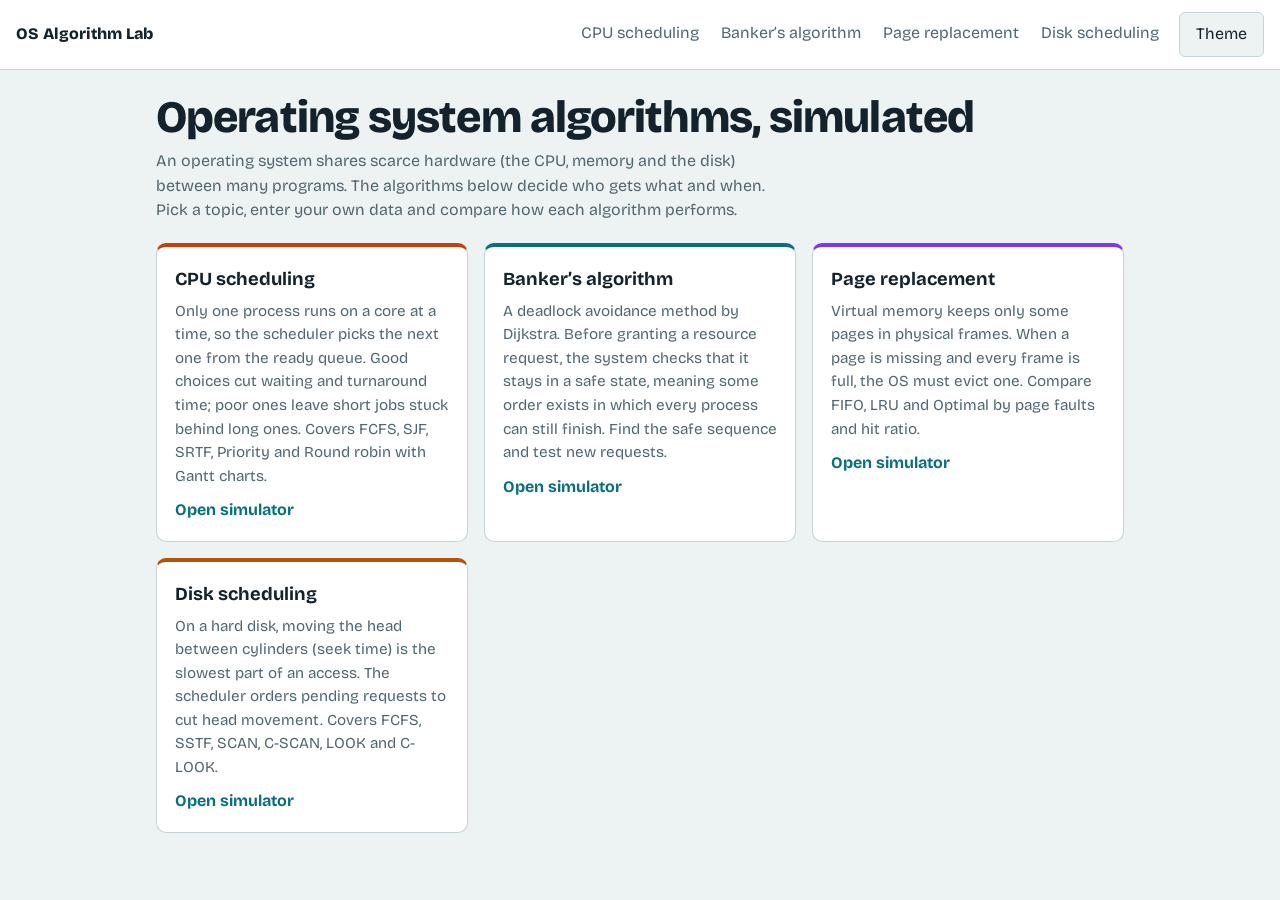
<file: index.html>
<!DOCTYPE html>
<html lang="en">
<head>
<meta charset="utf-8">
<meta name="viewport" content="width=device-width, initial-scale=1, viewport-fit=cover">
<title>OS Algorithm Lab</title>
<link rel="stylesheet" href="https://fonts.googleapis.com/css2?family=Bricolage+Grotesque:wght@400;600;800&display=swap">
<link rel="stylesheet" href="css/style.css">
</head>
<body>
<header class="top">
<a class="brand" href="index.html">OS Algorithm Lab</a>
<a class="l" href="cpu.html">CPU scheduling</a>
<a class="l" href="banker.html">Banker’s algorithm</a>
<a class="l" href="page-replacement.html">Page replacement</a>
<a class="l" href="disk.html">Disk scheduling</a>
<button id="theme" aria-label="Toggle colour theme">Theme</button>
</header>
<main>
<h1>Operating system algorithms, simulated</h1>
<p class="sub">An operating system shares scarce hardware (the CPU, memory and the disk) between many programs. The algorithms below decide who gets what and when. Pick a topic, enter your own data and compare how each algorithm performs.</p>
<div class="cards">
<a class="card" href="cpu.html" style="border-top-color:var(--c0)"><h3>CPU scheduling</h3><p>Only one process runs on a core at a time, so the scheduler picks the next one from the ready queue. Good choices cut waiting and turnaround time; poor ones leave short jobs stuck behind long ones. Covers FCFS, SJF, SRTF, Priority and Round robin with Gantt charts.</p><b>Open simulator</b></a>
<a class="card" href="banker.html" style="border-top-color:var(--c1)"><h3>Banker’s algorithm</h3><p>A deadlock avoidance method by Dijkstra. Before granting a resource request, the system checks that it stays in a safe state, meaning some order exists in which every process can still finish. Find the safe sequence and test new requests.</p><b>Open simulator</b></a>
<a class="card" href="page-replacement.html" style="border-top-color:var(--c2)"><h3>Page replacement</h3><p>Virtual memory keeps only some pages in physical frames. When a page is missing and every frame is full, the OS must evict one. Compare FIFO, LRU and Optimal by page faults and hit ratio.</p><b>Open simulator</b></a>
<a class="card" href="disk.html" style="border-top-color:var(--c3)"><h3>Disk scheduling</h3><p>On a hard disk, moving the head between cylinders (seek time) is the slowest part of an access. The scheduler orders pending requests to cut head movement. Covers FCFS, SSTF, SCAN, C-SCAN, LOOK and C-LOOK.</p><b>Open simulator</b></a>
</div>
</main>
<script src="js/common.js"></script>
</body>
</html>
</file>
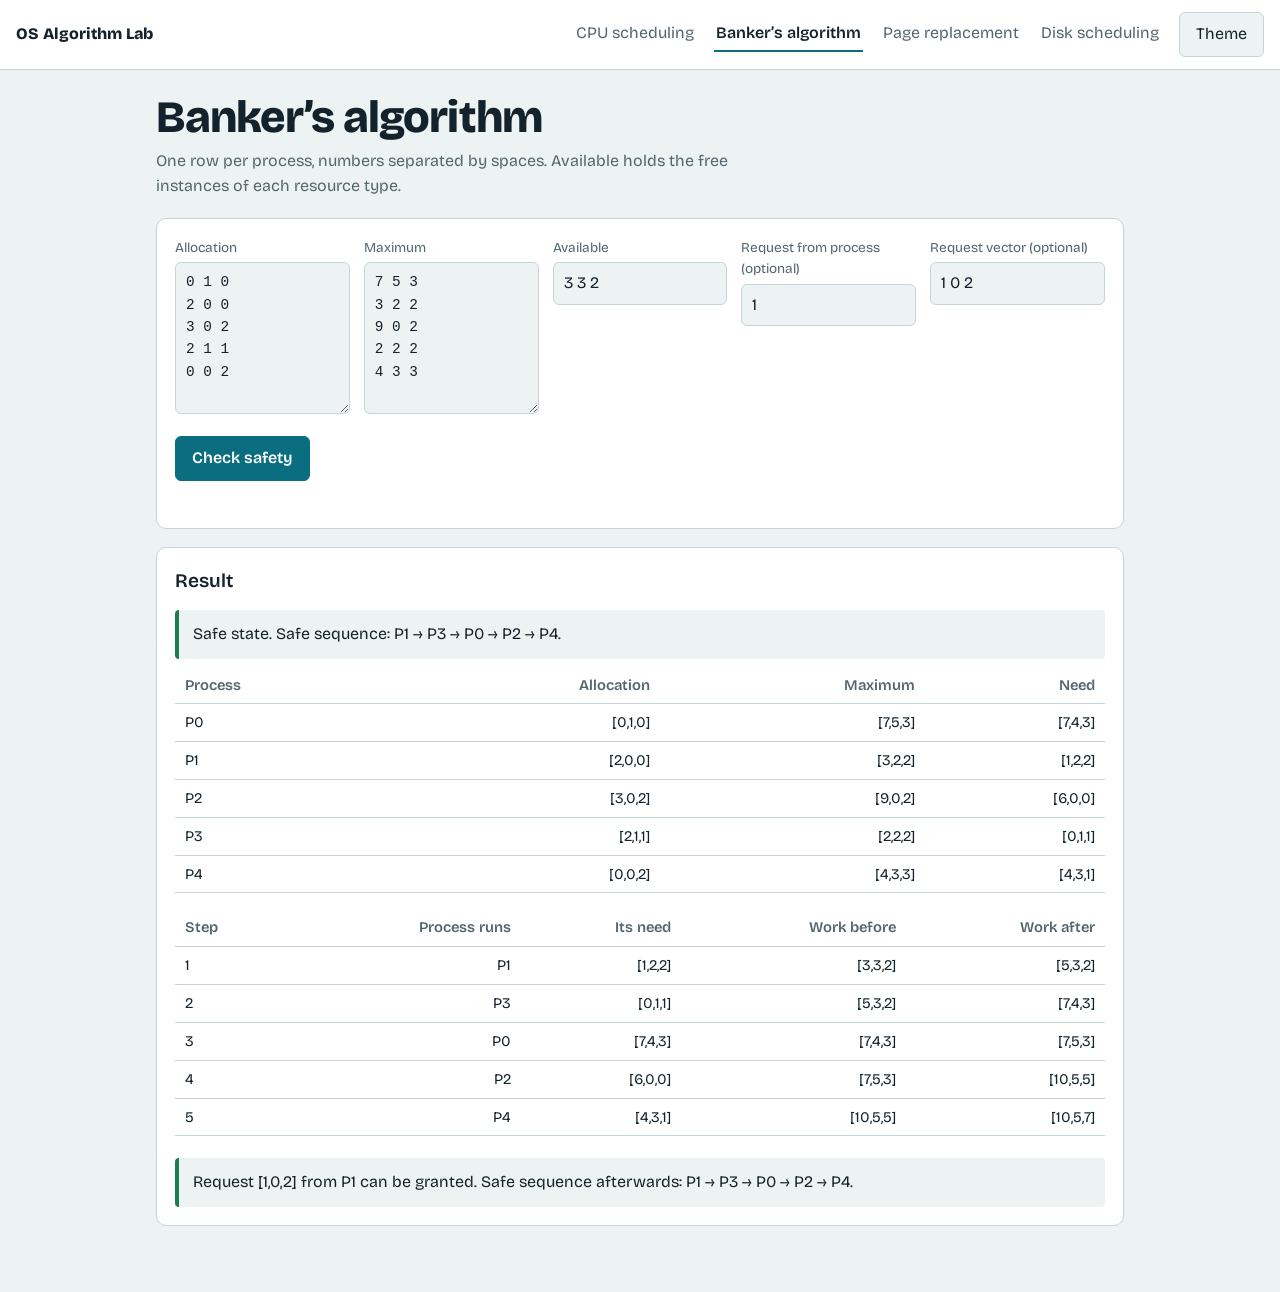
<file: banker.html>
<!DOCTYPE html>
<html lang="en">
<head>
<meta charset="utf-8">
<meta name="viewport" content="width=device-width, initial-scale=1, viewport-fit=cover">
<title>Banker’s algorithm | OS Algorithm Lab</title>
<link rel="stylesheet" href="https://fonts.googleapis.com/css2?family=Bricolage+Grotesque:wght@400;600;800&display=swap">
<link rel="stylesheet" href="css/style.css">
</head>
<body>
<header class="top">
<a class="brand" href="index.html">OS Algorithm Lab</a>
<a class="l" href="cpu.html">CPU scheduling</a>
<a class="l" href="banker.html" aria-current="page">Banker’s algorithm</a>
<a class="l" href="page-replacement.html">Page replacement</a>
<a class="l" href="disk.html">Disk scheduling</a>
<button id="theme" aria-label="Toggle colour theme">Theme</button>
</header>
<main>
<h1>Banker’s algorithm</h1>
<p class="sub">One row per process, numbers separated by spaces. Available holds the free instances of each resource type.</p>
<div class="panel"><div class="grid">
<div><label for="bA">Allocation</label><textarea id="bA" rows="6">0 1 0
2 0 0
3 0 2
2 1 1
0 0 2</textarea></div>
<div><label for="bM">Maximum</label><textarea id="bM" rows="6">7 5 3
3 2 2
9 0 2
2 2 2
4 3 3</textarea></div>
<div><label for="bV">Available</label><input id="bV" value="3 3 2"></div>
<div><label for="bP">Request from process (optional)</label><input id="bP" type="number" value="1" min="0"></div>
<div><label for="bR">Request vector (optional)</label><input id="bR" value="1 0 2"></div></div>
<div class="row"><button class="p" id="bRun">Check safety</button></div><p class="err" id="bErr" role="alert"></p></div>
<div class="panel"><h2>Result</h2><p class="verdict" id="bV1"></p><div class="scroll"><table id="bN"></table></div><div class="scroll"><table id="bS"></table></div><p class="verdict" id="bV2" hidden></p></div>
</main>
<script src="js/common.js"></script>
<script src="js/banker.js"></script>
</body>
</html>
</file>
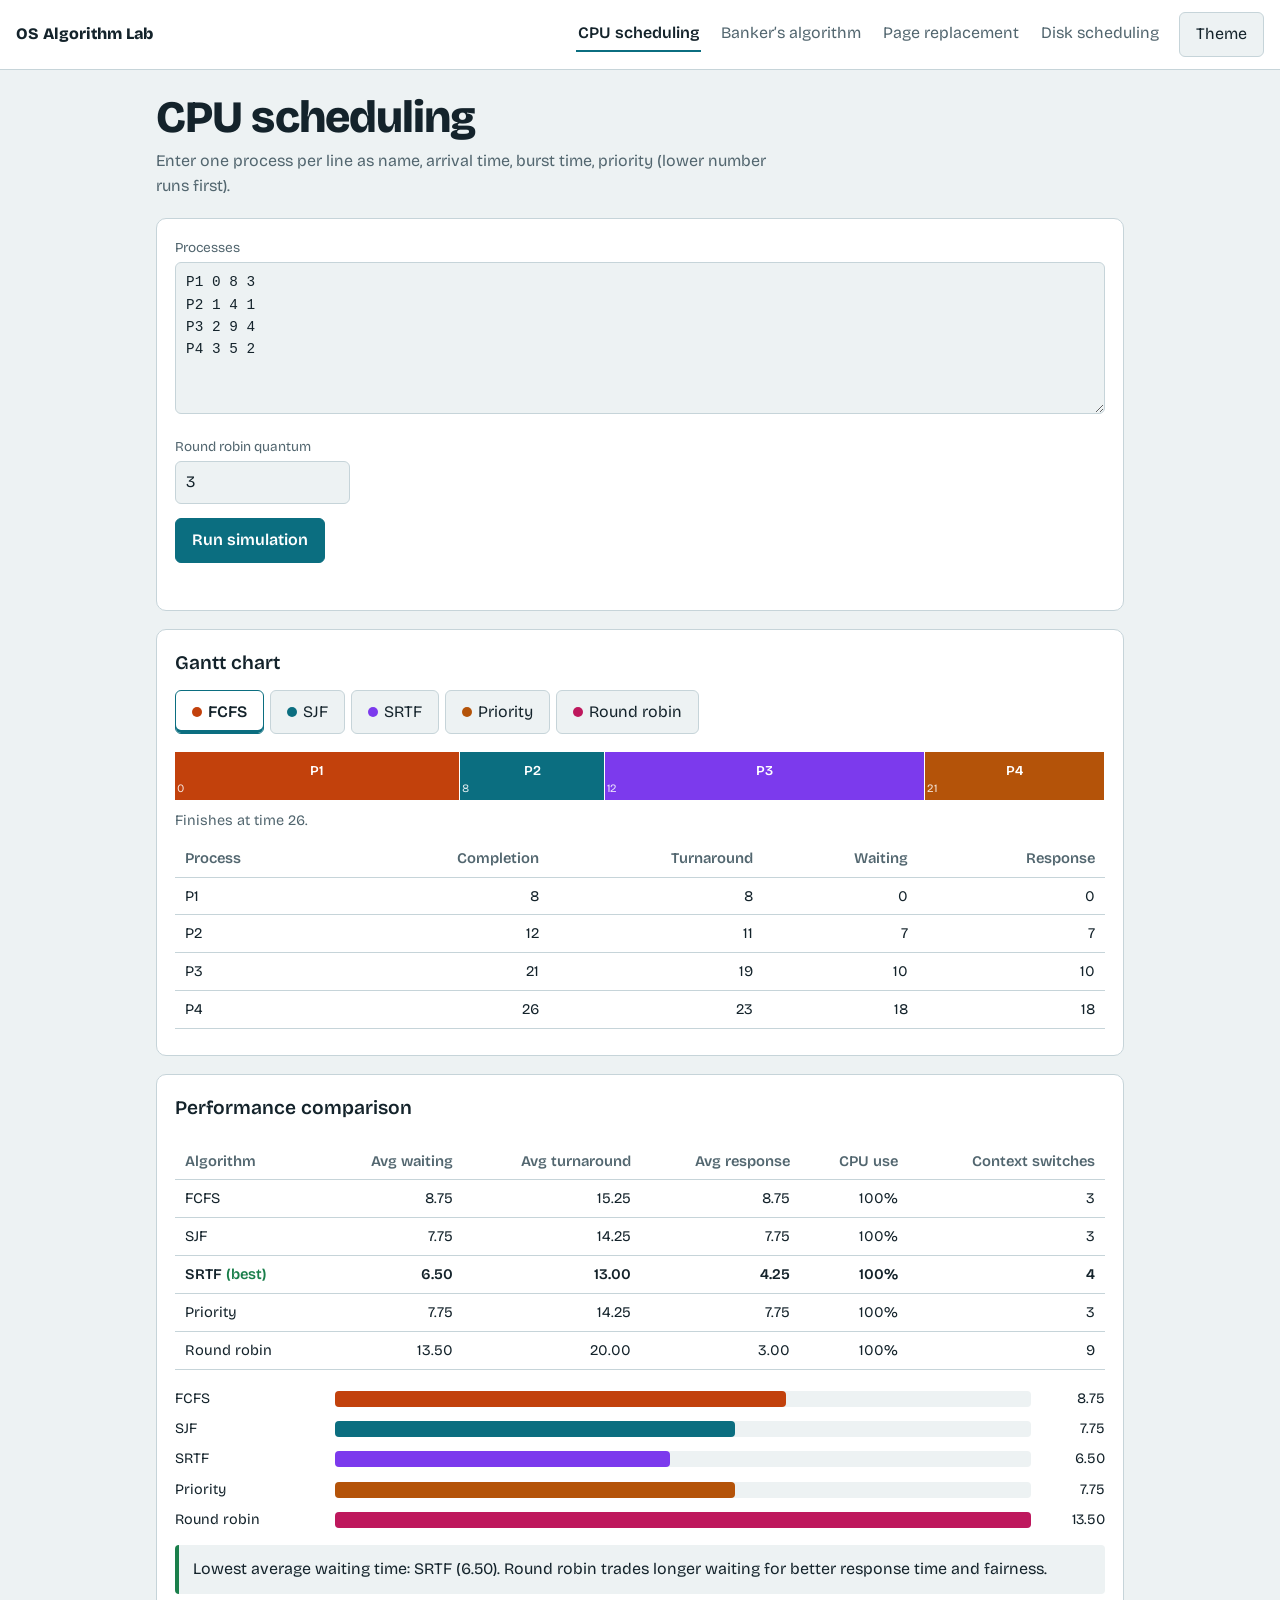
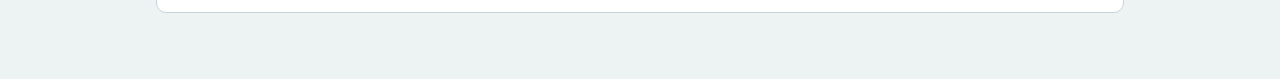
<file: cpu.html>
<!DOCTYPE html>
<html lang="en">
<head>
<meta charset="utf-8">
<meta name="viewport" content="width=device-width, initial-scale=1, viewport-fit=cover">
<title>CPU scheduling | OS Algorithm Lab</title>
<link rel="stylesheet" href="https://fonts.googleapis.com/css2?family=Bricolage+Grotesque:wght@400;600;800&display=swap">
<link rel="stylesheet" href="css/style.css">
</head>
<body>
<header class="top">
<a class="brand" href="index.html">OS Algorithm Lab</a>
<a class="l" href="cpu.html" aria-current="page">CPU scheduling</a>
<a class="l" href="banker.html">Banker’s algorithm</a>
<a class="l" href="page-replacement.html">Page replacement</a>
<a class="l" href="disk.html">Disk scheduling</a>
<button id="theme" aria-label="Toggle colour theme">Theme</button>
</header>
<main>
<h1>CPU scheduling</h1>
<p class="sub">Enter one process per line as name, arrival time, burst time, priority (lower number runs first).</p>
<div class="panel"><div class="grid">
<div class="wide"><label for="cIn">Processes</label><textarea id="cIn" rows="6">P1 0 8 3
P2 1 4 1
P3 2 9 4
P4 3 5 2</textarea></div>
<div><label for="cQ">Round robin quantum</label><input id="cQ" type="number" value="3" min="1"></div></div>
<div class="row"><button class="p" id="cRun">Run simulation</button></div><p class="err" id="cErr" role="alert"></p></div>
<div class="panel"><h2>Gantt chart</h2><div class="tabs" id="cTabs" role="tablist"></div><div class="scroll"><div id="cG"></div></div><div class="scroll" id="cT"></div></div>
<div class="panel"><h2>Performance comparison</h2><div class="scroll"><table id="cC"></table></div><div class="bars" id="cB"></div><p class="verdict" id="cV"></p></div>
</main>
<script src="js/common.js"></script>
<script src="js/cpu.js"></script>
</body>
</html>
</file>
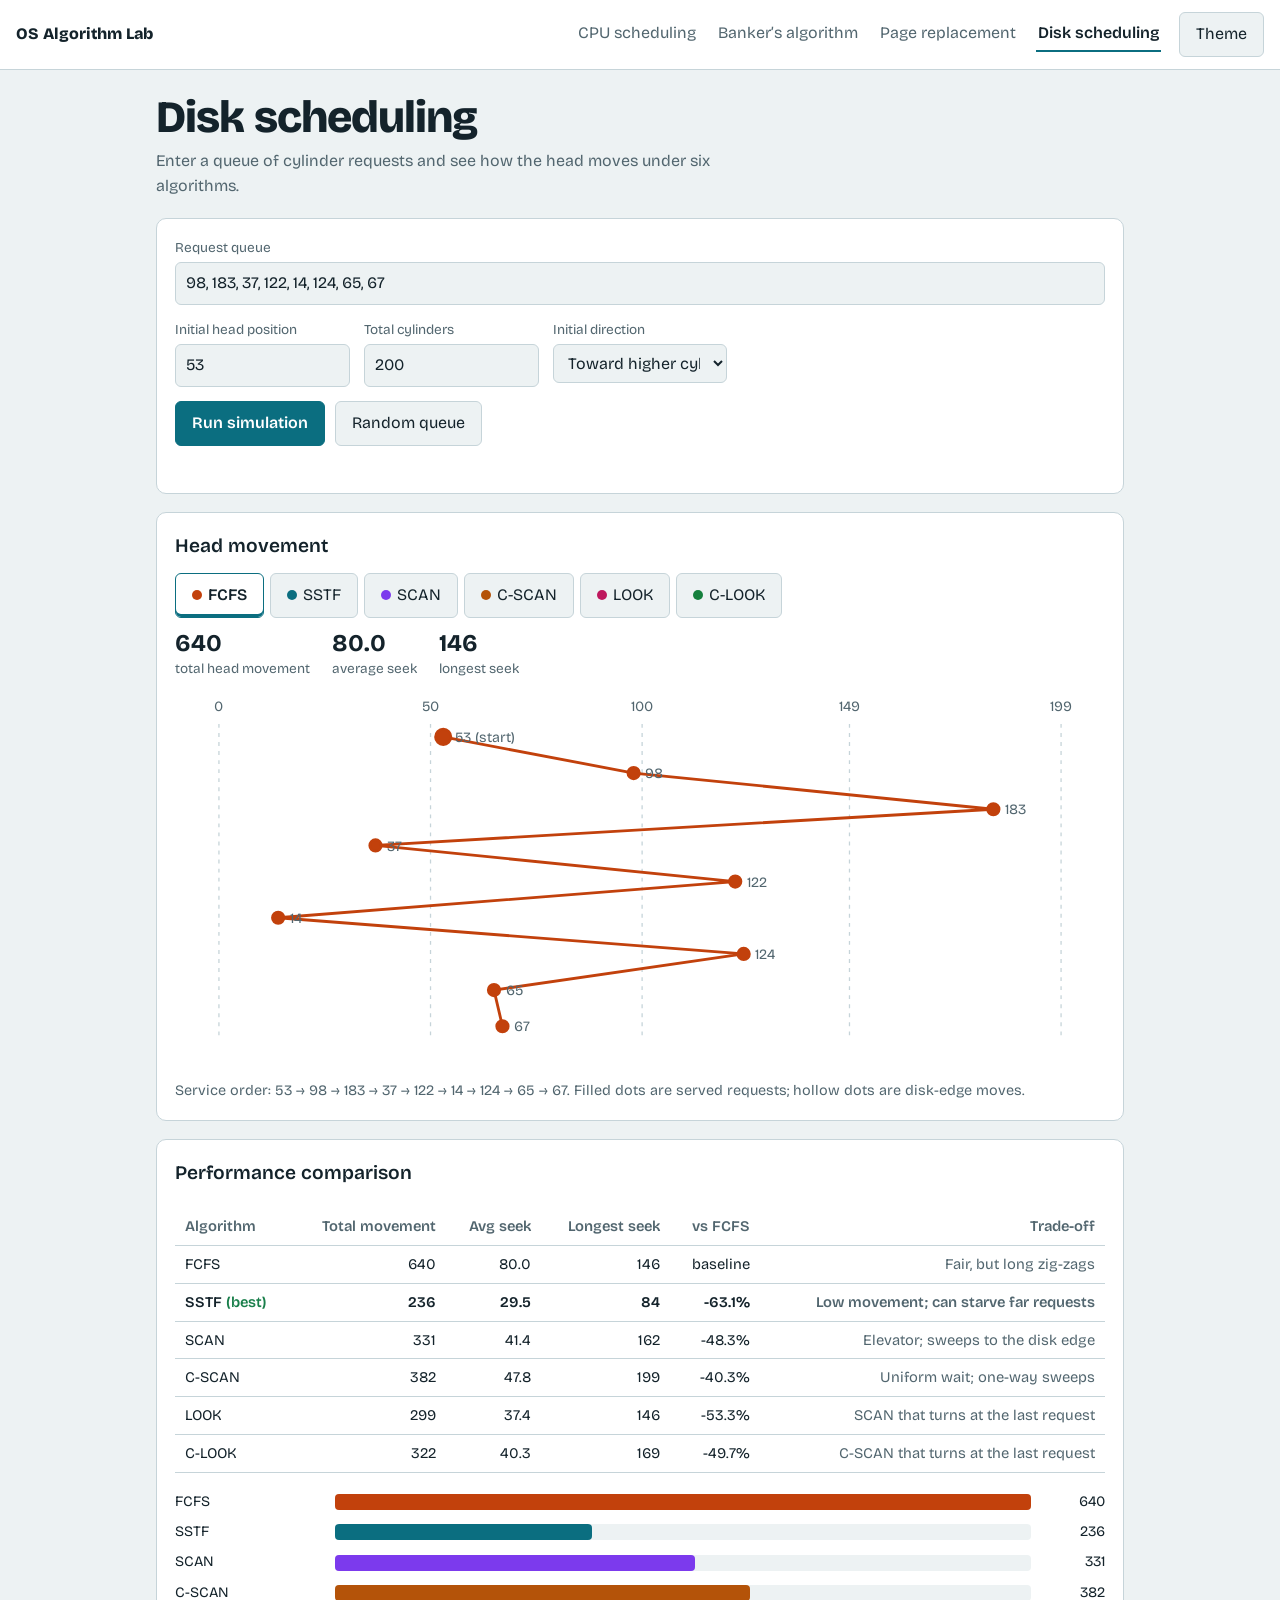
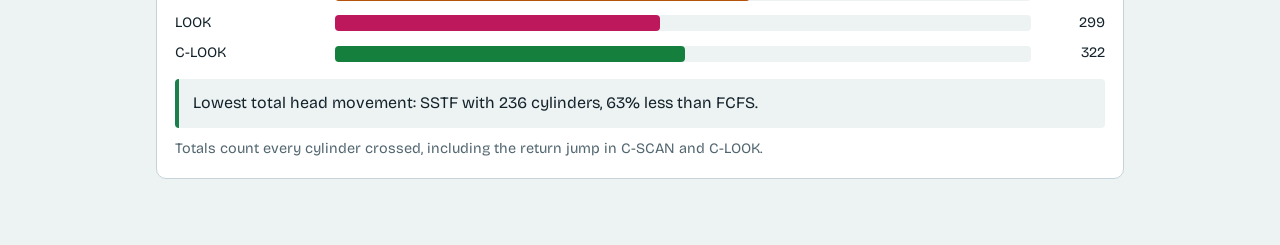
<file: disk.html>
<!DOCTYPE html>
<html lang="en">
<head>
<meta charset="utf-8">
<meta name="viewport" content="width=device-width, initial-scale=1, viewport-fit=cover">
<title>Disk scheduling | OS Algorithm Lab</title>
<link rel="stylesheet" href="https://fonts.googleapis.com/css2?family=Bricolage+Grotesque:wght@400;600;800&display=swap">
<link rel="stylesheet" href="css/style.css">
</head>
<body>
<header class="top">
<a class="brand" href="index.html">OS Algorithm Lab</a>
<a class="l" href="cpu.html">CPU scheduling</a>
<a class="l" href="banker.html">Banker’s algorithm</a>
<a class="l" href="page-replacement.html">Page replacement</a>
<a class="l" href="disk.html" aria-current="page">Disk scheduling</a>
<button id="theme" aria-label="Toggle colour theme">Theme</button>
</header>
<main>
<h1>Disk scheduling</h1>
<p class="sub">Enter a queue of cylinder requests and see how the head moves under six algorithms.</p>
<div class="panel"><div class="grid">
<div class="wide"><label for="dQ">Request queue</label><input id="dQ" value="98, 183, 37, 122, 14, 124, 65, 67"></div>
<div><label for="dH">Initial head position</label><input id="dH" type="number" value="53" min="0"></div>
<div><label for="dS">Total cylinders</label><input id="dS" type="number" value="200" min="2" max="10000"></div>
<div><label for="dD">Initial direction</label><select id="dD"><option value="up">Toward higher cylinders</option><option value="down">Toward lower cylinders</option></select></div></div>
<div class="row"><button class="p" id="dRun">Run simulation</button><button id="dRand">Random queue</button></div><p class="err" id="dErr" role="alert"></p></div>
<div class="panel"><h2>Head movement</h2><div class="tabs" id="dTabs" role="tablist"></div><div class="stats" id="dSt"></div><div class="scroll"><div id="dCh"></div></div><p class="note" id="dSq"></p></div>
<div class="panel"><h2>Performance comparison</h2><div class="scroll"><table id="dC"></table></div><div class="bars" id="dB"></div><p class="verdict" id="dV"></p><p class="note">Totals count every cylinder crossed, including the return jump in C-SCAN and C-LOOK.</p></div>
</main>
<script src="js/common.js"></script>
<script src="js/disk.js"></script>
</body>
</html>
</file>
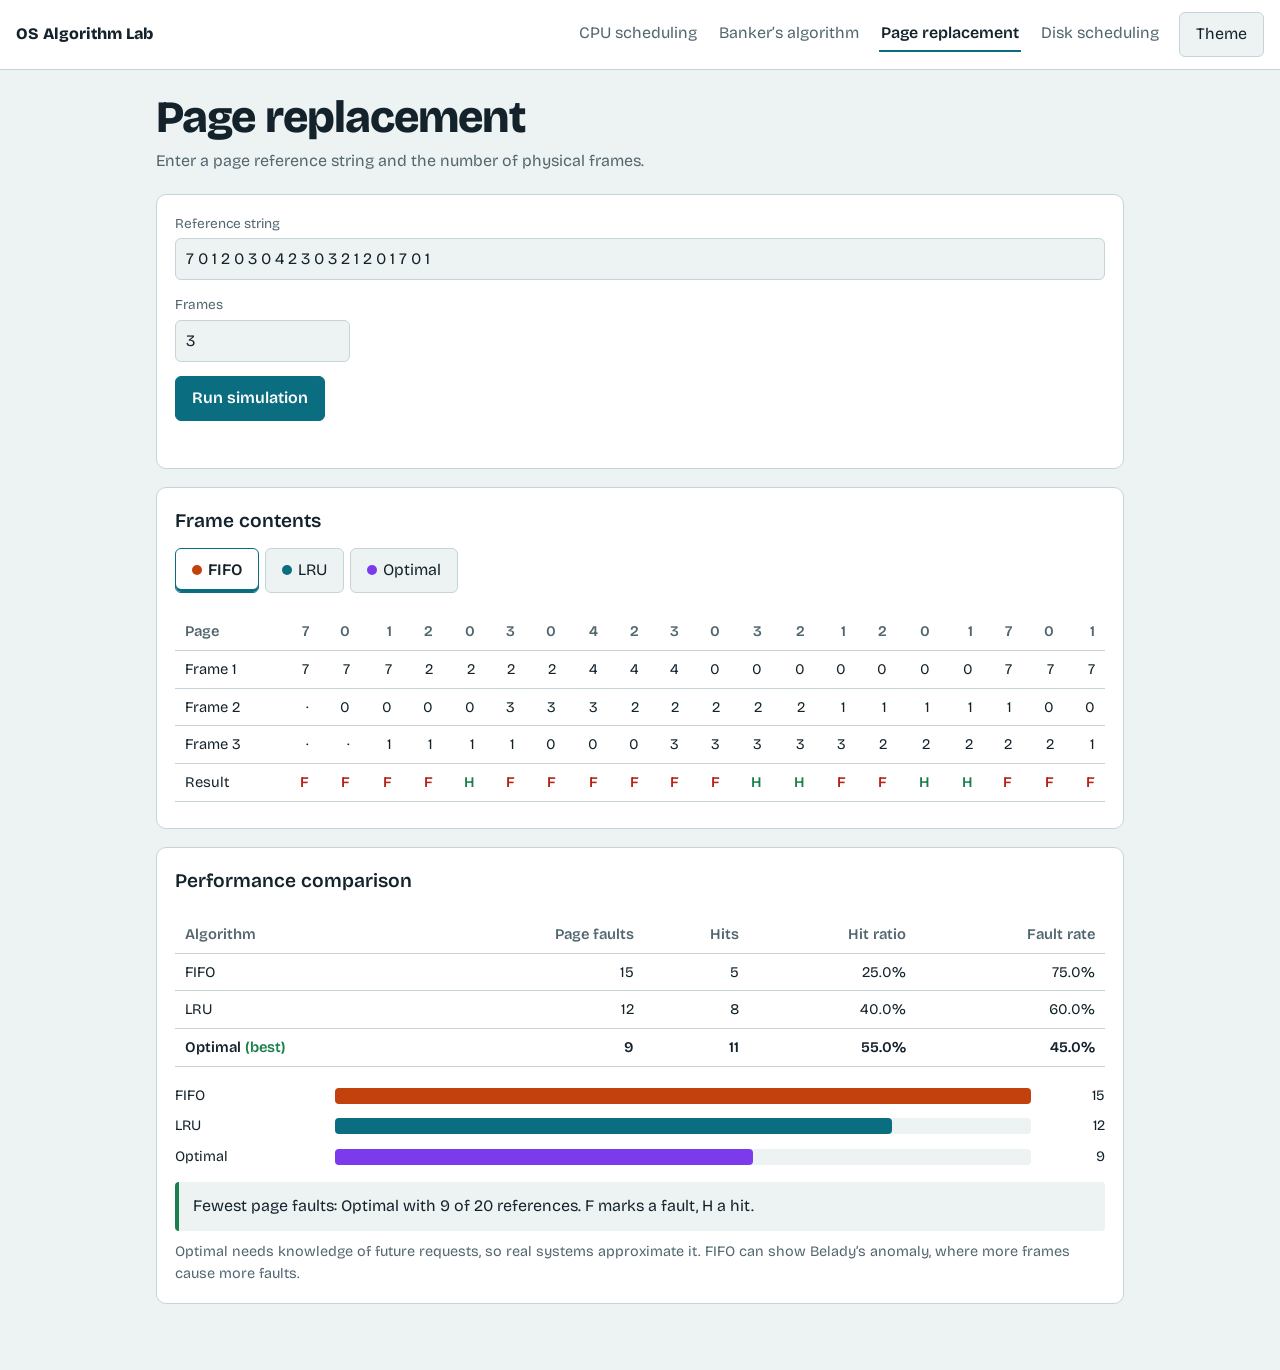
<file: page-replacement.html>
<!DOCTYPE html>
<html lang="en">
<head>
<meta charset="utf-8">
<meta name="viewport" content="width=device-width, initial-scale=1, viewport-fit=cover">
<title>Page replacement | OS Algorithm Lab</title>
<link rel="stylesheet" href="https://fonts.googleapis.com/css2?family=Bricolage+Grotesque:wght@400;600;800&display=swap">
<link rel="stylesheet" href="css/style.css">
</head>
<body>
<header class="top">
<a class="brand" href="index.html">OS Algorithm Lab</a>
<a class="l" href="cpu.html">CPU scheduling</a>
<a class="l" href="banker.html">Banker’s algorithm</a>
<a class="l" href="page-replacement.html" aria-current="page">Page replacement</a>
<a class="l" href="disk.html">Disk scheduling</a>
<button id="theme" aria-label="Toggle colour theme">Theme</button>
</header>
<main>
<h1>Page replacement</h1>
<p class="sub">Enter a page reference string and the number of physical frames.</p>
<div class="panel"><div class="grid">
<div class="wide"><label for="pR">Reference string</label><input id="pR" value="7 0 1 2 0 3 0 4 2 3 0 3 2 1 2 0 1 7 0 1"></div>
<div><label for="pF">Frames</label><input id="pF" type="number" value="3" min="1" max="10"></div></div>
<div class="row"><button class="p" id="pRun">Run simulation</button></div><p class="err" id="pErr" role="alert"></p></div>
<div class="panel"><h2>Frame contents</h2><div class="tabs" id="pTabs" role="tablist"></div><div class="scroll"><table id="pT"></table></div></div>
<div class="panel"><h2>Performance comparison</h2><div class="scroll"><table id="pC"></table></div><div class="bars" id="pB"></div><p class="verdict" id="pV"></p><p class="note">Optimal needs knowledge of future requests, so real systems approximate it. FIFO can show Belady’s anomaly, where more frames cause more faults.</p></div>
</main>
<script src="js/common.js"></script>
<script src="js/page-replacement.js"></script>
</body>
</html>
</file>
<file: css/style.css>
:root{--bg:#edf2f3;--panel:#fff;--ink:#14232b;--mute:#52666f;--line:#c6d4d9;--accent:#0b6e80;--on:#fff;--good:#1a7f4b;--bad:#b42318;
--c0:#c2410c;--c1:#0b6e80;--c2:#7c3aed;--c3:#b45309;--c4:#be185d;--c5:#15803d;color-scheme:light;box-sizing:border-box;padding-top:env(safe-area-inset-top,0px);padding-bottom:env(safe-area-inset-bottom,0px)}
@media (prefers-color-scheme:dark){:root:not([data-theme="light"]){--bg:#0e1a1f;--panel:#16262d;--ink:#e6f0f3;--mute:#93a9b2;--line:#2c434c;--accent:#4fc3d9;--on:#06222a;--good:#4ade80;--bad:#f87171;--c0:#fb923c;--c1:#4fc3d9;--c2:#a78bfa;--c3:#fbbf24;--c4:#f472b6;--c5:#4ade80;color-scheme:dark}}
:root[data-theme="dark"]{--bg:#0e1a1f;--panel:#16262d;--ink:#e6f0f3;--mute:#93a9b2;--line:#2c434c;--accent:#4fc3d9;--on:#06222a;--good:#4ade80;--bad:#f87171;--c0:#fb923c;--c1:#4fc3d9;--c2:#a78bfa;--c3:#fbbf24;--c4:#f472b6;--c5:#4ade80;color-scheme:dark}
*{box-sizing:border-box}html,body{margin:0}
body{background:var(--bg);color:var(--ink);font:16px/1.55 "Bricolage Grotesque",system-ui,-apple-system,"Segoe UI",sans-serif}
.top{display:flex;flex-wrap:wrap;gap:8px 18px;align-items:center;padding:12px 16px;background:var(--panel);border-bottom:1px solid var(--line);position:sticky;top:env(safe-area-inset-top,0px);z-index:5}
.brand{font-weight:800;color:var(--ink);text-decoration:none;margin-right:auto}
.top a.l{color:var(--mute);text-decoration:none;padding:4px 2px;border-bottom:2px solid transparent}
.top a.l[aria-current="page"]{color:var(--ink);border-color:var(--accent);font-weight:600}
a:focus-visible,button:focus-visible,input:focus-visible,select:focus-visible,textarea:focus-visible{outline:2px solid var(--accent);outline-offset:2px}
main{max-width:1000px;margin:0 auto;padding:24px 16px 48px}
h1{font-size:clamp(1.8rem,5vw,2.8rem);line-height:1.05;margin:0 0 8px;font-weight:800;letter-spacing:-.02em}
h2{font-size:1.2rem;margin:0 0 12px;font-weight:600}h3{margin:0 0 6px;font-size:1.15rem}
.sub{color:var(--mute);margin:0 0 20px;max-width:62ch}
.panel{background:var(--panel);border:1px solid var(--line);border-radius:10px;padding:18px;margin-bottom:18px}
.cards{display:grid;grid-template-columns:repeat(auto-fit,minmax(280px,1fr));gap:16px;margin-top:8px}
.card{display:block;background:var(--panel);border:1px solid var(--line);border-top:4px solid var(--c1);border-radius:10px;padding:18px;color:var(--ink);text-decoration:none}
.card:hover{border-color:var(--accent)}.card p{margin:0 0 10px;color:var(--mute);font-size:.95rem}.card b{color:var(--accent)}
.grid{display:grid;grid-template-columns:repeat(auto-fit,minmax(170px,1fr));gap:14px}.wide{grid-column:1/-1}
label{display:block;font-size:.85rem;color:var(--mute);margin-bottom:4px}
input,select,button,textarea{font:inherit;color:var(--ink)}
input,select,textarea{width:100%;padding:8px 10px;border:1px solid var(--line);border-radius:6px;background:var(--bg)}
textarea{font-family:ui-monospace,Menlo,Consolas,monospace;font-size:.9rem;resize:vertical}
.row{display:flex;flex-wrap:wrap;gap:10px;margin-top:14px}
button{padding:9px 16px;border:1px solid var(--line);border-radius:6px;background:var(--bg);cursor:pointer}
button.p{background:var(--accent);color:var(--on);border-color:var(--accent);font-weight:600}
.tabs{display:flex;flex-wrap:wrap;gap:6px;margin-bottom:12px}
.tab{display:flex;align-items:center;gap:6px}.tab[aria-selected="true"]{border-color:var(--accent);background:var(--panel);font-weight:600;box-shadow:inset 0 -3px 0 var(--accent)}
.sw{width:10px;height:10px;border-radius:50%;display:inline-block}
.scroll{overflow-x:auto}svg{display:block;width:100%;min-width:560px;height:auto}svg text{fill:var(--mute);font-size:11px;font-family:inherit}
.stats{display:flex;flex-wrap:wrap;gap:22px;margin:0 0 12px}.stats b{display:block;font-size:1.5rem;line-height:1.1}.stats span{color:var(--mute);font-size:.85rem}
.note{font-size:.9rem;color:var(--mute);word-break:break-word;margin:10px 0 0}
table{width:100%;border-collapse:collapse;font-size:.92rem;margin:8px 0}
th,td{padding:7px 10px;text-align:right;border-bottom:1px solid var(--line);white-space:nowrap}
th:first-child,td:first-child{text-align:left}th{font-weight:600;color:var(--mute)}
tr.best td{font-weight:600}tr.best td:first-child::after{content:" (best)";color:var(--good)}
td.f{color:var(--bad);font-weight:600}td.h{color:var(--good);font-weight:600}
.bars{display:grid;gap:8px;margin-top:10px}.bars>div{display:grid;grid-template-columns:minmax(70px,150px) 1fr 64px;gap:10px;align-items:center;font-size:.9rem}
.track{background:var(--bg);border-radius:4px;height:16px}.fill{display:block;height:100%;border-radius:4px}.r{text-align:right}
.verdict{margin:14px 0 0;padding:12px 14px;border-left:4px solid var(--good);background:var(--bg);border-radius:4px}
.verdict.bad{border-color:var(--bad)}
.err{color:var(--bad);margin:10px 0 0;min-height:1.2em}
.gantt{display:flex;min-width:480px;margin-top:6px}.gantt>div{min-width:30px;padding:8px 2px 18px;text-align:center;color:var(--on);font-weight:600;font-size:.85rem;position:relative;border-right:1px solid var(--panel)}
.gantt small{position:absolute;left:2px;bottom:2px;font-weight:400;opacity:.85}
@keyframes draw{to{stroke-dashoffset:0}}.anim{animation:draw 1.4s ease-out forwards}
@media (prefers-reduced-motion:reduce){.anim{animation:none;stroke-dashoffset:0!important}}
</file>
